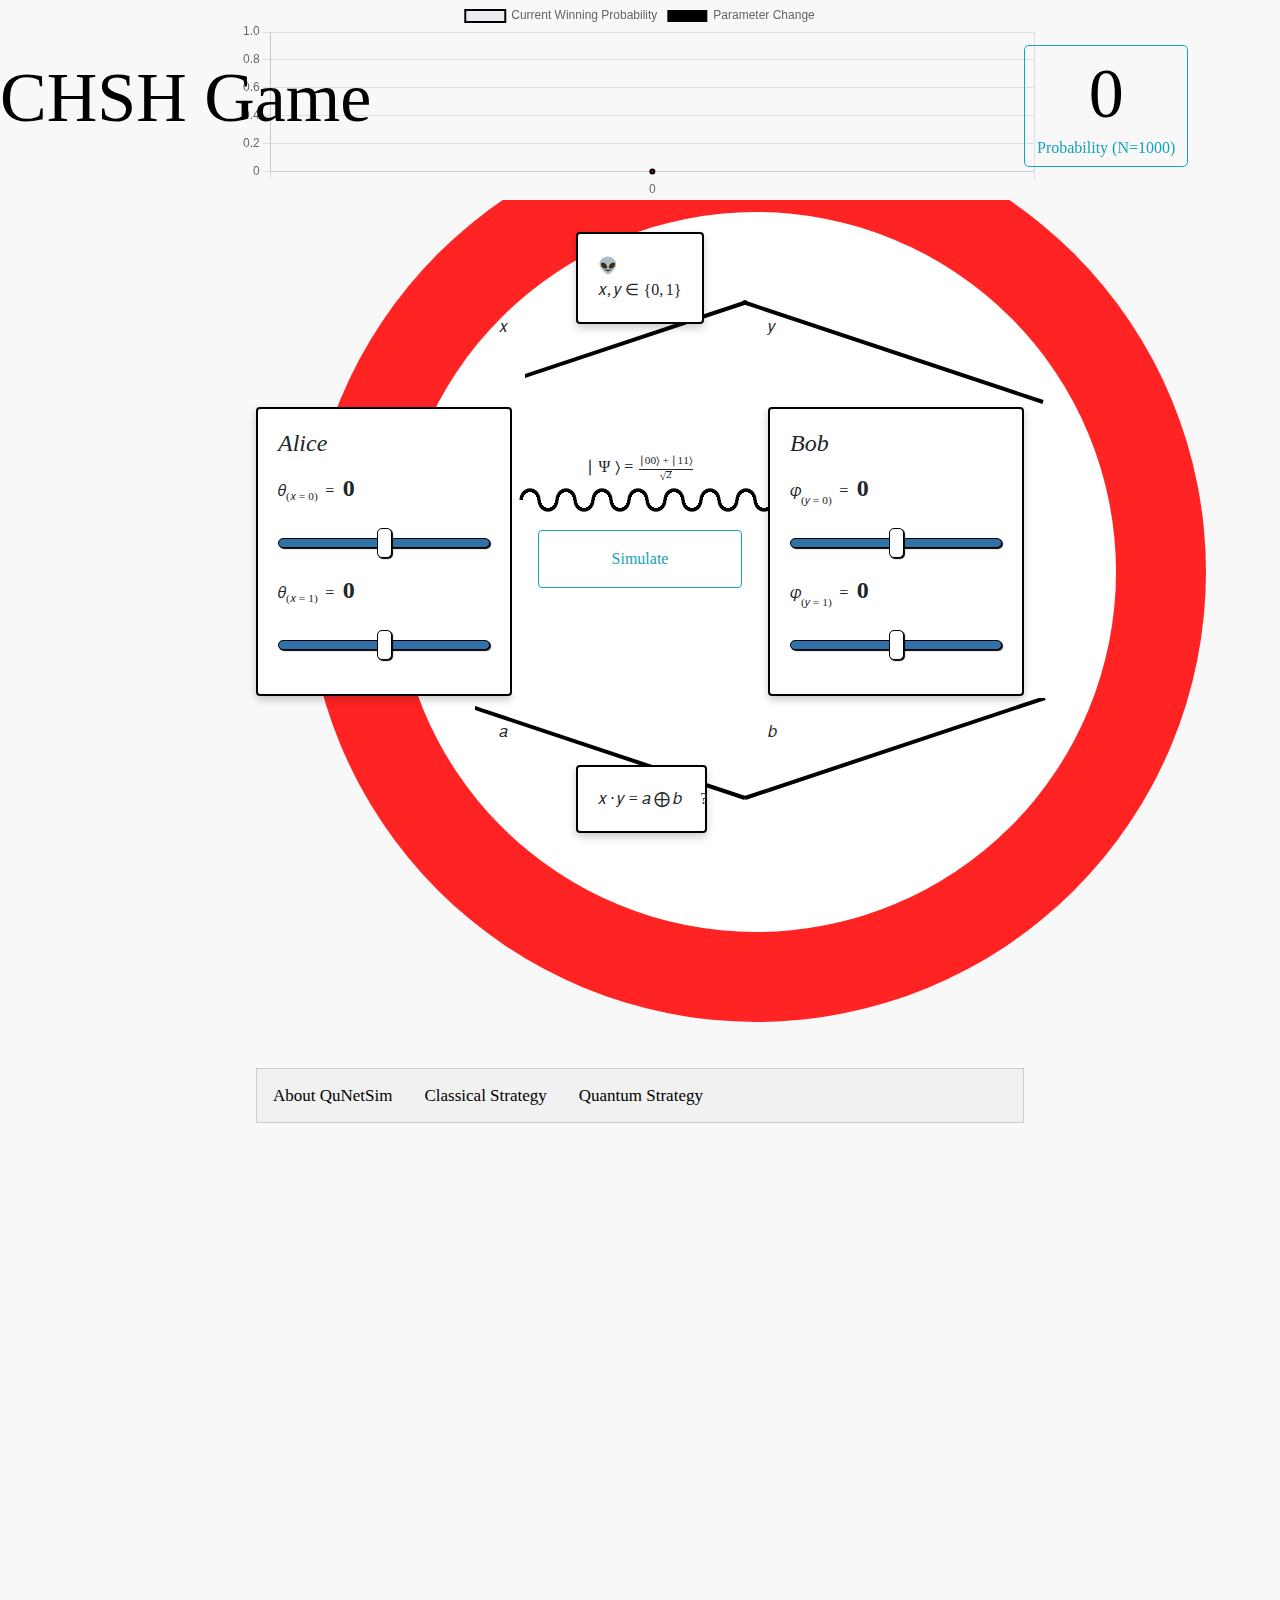
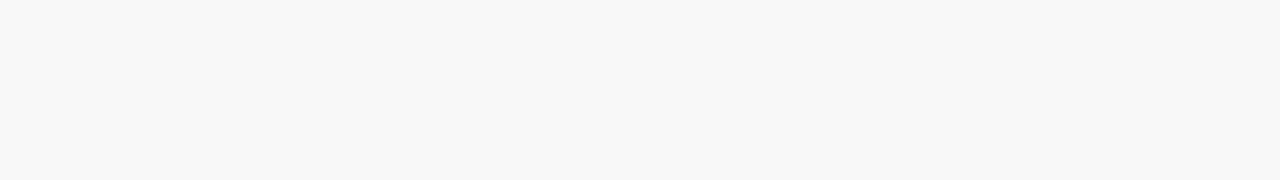
<file: gameInterface.html>
<!DOCTYPE html>
<html>
<head>
    <meta name="viewport" content="width=1000px">
<title>CHSH Game</title>
<script src="static/jQuery.js"></script>
<script src="static/bootstrap/js/bootstrap.bundle.min.js"></script>
<script src="static/chart.js"></script>
<script src="static/LaTeXMathML.js" ></script> 
<script src="https://fred-wang.github.io/mathml.css/mspace.js"></script>
<script>
    (function(){window.addEventListener("load",function(){var a,b;if(document.body.getElementsByTagNameNS("http://www.w3.org/1998/Math/MathML","math")[0]&&(document.body.insertAdjacentHTML("afterbegin","<div style='border: 0; clip: rect(0 0 0 0); height: 1px; margin: -1px; overflow: hidden; padding: 0; position: absolute; width: 1px;'><math xmlns='http://www.w3.org/1998/Math/MathML'><mpadded height='23px' width='77px'></mpadded></math></div>"),b=document.body.firstChild,a=b.firstChild.firstChild.getBoundingClientRect(),
document.body.removeChild(b),1<Math.abs(a.height-23)||1<Math.abs(a.width-77)))a=document.createElement("script"),a.src="https://cdn.mathjax.org/mathjax/latest/MathJax.js?config=MML_HTMLorMML",document.head.appendChild(a)})})();

</script>
<script src="static/quantum.js"></script>

<link href="static/bootstrap/css/bootstrap.min.css" rel="stylesheet">
<link href="static/styles.css" rel = "stylesheet">
    <style>
        body {
          background-color: rgb(248, 248, 248);
          font-family: 'Times New Roman', Times, serif;
        }
        
        h1 {
          color: rgb(0, 0, 0);
          margin-left: 40px;
        } 

        a {
            color: black;
            transition: text-shadow 1s;
        }
        a:hover{
            color:rgb(27, 27, 27); 
            text-shadow: 2px 2px rgb(45, 114, 141) ;
        }

        .card {
            box-shadow: 0 4px 8px 0 rgba(0,0,0,0.2);
            transition: 0.3s;
            border: 2px solid black;
        }

        .card:hover {
            box-shadow: 0 8px 16px 0 rgba(0,0,0,0.2);
        }

        .card-body:hover{
            box-shadow: 0 8px 16px 0 rgba(0,0,0,0.2); 
        }

        .container {
            padding: 2px 16px;
        }

        .parameter {
            font-weight: bold; 
            font-size: 150%
        }

        .simulationButton{
           height: 100px;
           width: 100px;
           border-radius: 100%
        }

        #myProgress {
        width: 100%;
        background-image: white;
        border-radius: 10;
        }

        #myBar {
        width: 1%;
        height: 30px;
        background-image: linear-gradient(to right, #ff0000, #0400ff, green);
        
        }

                /* Circular Progress bar */
        .circular{
        height:1000px;
        width: 1000px;
        position: absolute;
        transform:scale(2);
        }

        .circular .inner{
        position: absolute;
        z-index: 6;
        top: 50%;
        left: 50%;
        height: 800px;
        width: 800px;
        margin: -400px 0 0 -400px;
        background: #ffffff;
        border-radius: 100%;
        }
        .circular .number{
        position: absolute;
        top:50%;
        left:50%;
        transform: translate(-50%, -50%);
        z-index:10;
        font-size:18px;
        font-weight:500;
        color:#000000;
        }
        .circular .bar{
        position: absolute;
        height: 100%;
        width: 100%;
        background: rgb(255, 35, 35);
        -webkit-border-radius: 100%;
        clip: rect(0px, 1000px, 1000px, 500px);
        }
        .circle .bar .progress{
        position: absolute;
        height: 100%;
        width: 100%;
        -webkit-border-radius: 100%;
        clip: rect(0px, 500px, 1000px, 0px);
        background: #0fa7ff;
        }
        .circle .left .progress{
        z-index:1;
        animation: left 0.2s linear both;
        }
        @keyframes left{
        100%{
            transform: rotate(180deg);
        }
        }
        .circle .right {
        transform: rotate(180deg);
        z-index:3;
        
        }
        .circle .right .progress{
        animation: right 0.2s linear both;
        animation-delay:0.2s;
        }
        @keyframes right{
        100%{
            transform: rotate(180deg);
        }
        }

        .tab {
        overflow: hidden;
        border: 1px solid #ccc;
        background-color: #f1f1f1;
        }

        /* Style the buttons inside the tab */
        .tab button {
        background-color: inherit;
        float: left;
        border: none;
        outline: none;
        cursor: pointer;
        padding: 14px 16px;
        transition: 0.3s;
        font-size: 17px;
        }

        /* Change background color of buttons on hover */
        .tab button:hover {
        background-color: #ddd;
        }

        /* Create an active/current tablink class */
        .tab button.active {
        background-color: #ccc;
        }

        /* Style the tab content */
        .tabcontent {
        display: none;
        padding: 6px 12px;
        border: 1px solid #ccc;
        border-top: none;
        }

        .buttonBorder {
        animation: color-change 5s infinite;
        }

        @keyframes color-change {
        0% { color: red; }
        50% { color: blue; }
        100% { color: red; }
        }
                
        </style>

</head>
<body>
    
</head>
<body>
    
    


 


<canvas id="myChart" width="800" height="200" style="margin: 0 auto; z-index: 200; background-color: rgb(248, 248, 248);"></canvas>

<div style=" position:absolute; top: 5%; left:0%">
    <a id="" href="/" style="font-size: 70px; text-decoration: none;">CHSH Game</a>
</div>

<button id="probDisplay"class="btn btn-outline-info"style=" position:absolute; top: 5%; left:80%;  border-radius:5px;">
 <h1 id="probUpdate" style="font-size: 70px; margin:auto">0</h1> Probability (N=1000)
</button>

<div style="position: relative; opacity:0">
    . <h1 ></h1>
</div>

<div >
<!-- Here the two Arrows are drawn -->
<svg height="400" width="100%" style="position: absolute; z-index: -2">
    <symbol id="myPath" viewBox="0 0 100 100">
        <path id="lineCA" d="m -1 10 l 150 50" stroke="black" stroke-width="2" fill="none" />
        <path id="lineCB" d="m 1 10 l -150 50" stroke="black" stroke-width="2" fill="none" />
    </symbol>
    <use xlink:href="#myPath" transform="translate(525, 50) scale(0.5)" />
</svg>

<div style="position:absolute; margin-left:auto; margin-right:auto; left:39%; top:35%; z-index:10">
    $x \qquad \qquad \qquad  \qquad$ $\qquad \qquad \qquad \qquad y$
</div>
<!-- The boxes with the Alien, Alice and Bob are shwon -->
<div class='card' style="margin: auto; width: 10%; height: 10%; margin-bottom: 6.5%" >
    <div class='card-body'>
        👽 $x,y \in \{0,1 \} $
    </div>
</div>


<div class="container-fluid" style="margin: 0 auto ;">
    <div class="row">
        <div class='card' style="margin: 0 ; margin-left:auto; width: 20%" >
            <div class='card-body'>
                <h4 class="card-title" style="font-style: italic;">Alice</h4>
                $\theta_{(x=0)}=$ <label id='t_0_descr' class="parameter">0</label><input type="range" min="-1" max="1" step="0.0625" id="t_0" value="0" oninput="getInTermsOfPi(this.id, this.value)" ><br>
                $\theta_{(x=1)}=$ <label id='t_1_descr' class="parameter">0</label> <input type="range" min="-1" max="1" step="0.0625" id="t_1" value="0" oninput="getInTermsOfPi(this.id, this.value)" >
            </div>
        </div>
        
        <div class='card'  style="margin-left: 20% ; width: 20%; border:0; box-shadow: 0 0 0 ; margin-left: 0%">
            <br><br>
             <a style="margin-left: auto; margin-right:auto"> $| \Psi \rangle = \frac{|00\rangle + |11\rangle}{\sqrt{2}}$ </a>
            <div class="holder" style="width: 100%">
            
                <div class="ellipse"></div>
                <div class="ellipse ellipse2"></div>
            </div>

            <button id="sendParameter" type="button" class="btn btn-outline-info" style="z-index:10; margin-left:auto; margin-right:auto; width: 80%; height:20%">Simulate</button>
        </div>  
       
        <div class='card' style="margin: 0; margin-right:auto; width: 20%">
            <div class='card-body'>
                <h4 class="card-title" style="font-style: italic;">Bob</h4>
                $\phi_{(y=0)}=$ <label id='phi_0_descr' class="parameter">0</label><input type="range" min="-1" max="1" step="0.0625" id="phi_0" value="0" oninput="getInTermsOfPi(this.id, this.value)" ><br>
                $\phi_{(y=1)}=$ <label id='phi_1_descr' class="parameter">0</label> <input type="range" min="-1" max="1" step="0.0625" id="phi_1" value="0" oninput="getInTermsOfPi(this.id, this.value)" >
            </div>
            <!-- <img class="" style="background-color: rgb(243, 243, 243);" src="static/images/measurement.png"  alt="∡"> --> 
        </div>
    </div>  
</div>

<div style="position:absolute; margin-left:auto; margin-right:auto; left:39%; top:80%; z-index:10">
    $a \qquad \qquad \qquad \qquad  $ $\qquad  \qquad \qquad \qquad b$
</div>

<div class='card' style="margin-top: 100; top:85%;  left:45%; width: 10.25%; margin-bottom: 6.5%; position: absolute;" >
    <div class='card-body'>
        $x\cdot y = a \bigoplus b \quad ? $
    </div>
</div>

<!-- Second paths -->
<svg height="400" width="100%" style="position: absolute; z-index: -1; border: 0px solid black ">
    <symbol id="mySecondPath" viewBox="0 0 100 100">
        <path id="lineCA" d="m 25 50 L -125 0 " stroke="black" stroke-width="2" fill="none" />
        <path id="lineCB" d="m 25 50 L 175 0 " stroke="black" stroke-width="2" fill="none" />
    </symbol>
    <use xlink:href="#mySecondPath" transform="translate(475, 2) scale(0.5)" />
</svg>




<br><br><br>
<!-- <div id="myProgress" style="width: 50%; margin:auto">
    <div id="myBar" ></div>
</div> --> 


<!-- $\lim_{x\to\infty} f(x) = k \choose r + \frac ab \sum_{n=1}^\infty a_n + 
\displaystyle{ \left\{ \frac{1}{13} \sum_{n=1}^\infty b_n \right\} }.\$ --> 



<p id="log"></p>

</div>

<div class="circular" style="top:8% ; position:absolute; cursor: pointer; z-index: -10; transform: scale(0.9); bottom:100px;left:20%; right:50%" onclick="circularProgress()" >
    <div class="inner"></div>
    <div class="number">Start</div>
    <div class="circle">
      <div class="bar left">
        <div class="progressPrelim"></div>
      </div>
      <div class="bar right">
        <div class="progressPrelim"></div>
      </div>
    </div>
  </div>
</div>
  <div style="margin-bottom:300px"></div>

  <!-- Here the Info Box for explanation comes in -->
<div style="margin-left:auto; margin-right: auto; width: 60%">
  <div class="tab">
    <button class="tablinks" onclick="openCity(event, 'London')">About QuNetSim</button>
    <button class="tablinks" onclick="openCity(event, 'Paris')">Classical Strategy</button>
    <button class="tablinks" onclick="openCity(event, 'Tokyo')">Quantum Strategy</button>
  </div>
  
  <div id="London" class="tabcontent">
    <h3>QuNetSim</h3>
    <p>
        Each time you press the "Start simulation" button, the simulation of this quantum network including all operations and measurements is run using QuNetSim.
        QuNetSim is a Python software framework developed by researchers at Technical University of Munich that can be used to simulate quantum networks. 
        The goal of QuNetSim is to make it easier to investigate and test quantum networking protocols over various quantum network configurations and parameters. 
        Learn more about QuNetSim here: 
        <a href="https://arxiv.org/abs/2003.06397">QuNetSim: A Software Framework for Quantum Networks</a></p>
  </div>
  
  <div id="Paris" class="tabcontent">
    <h3>Best Classical Strategy</h3>
    <p>The classical strategy with highest winning probability is given by Alice and Bob setting $(a,b)= (0,0)$ independent of the input $(x,y)$. Doing this, they reach a winning probability of $75%$.
        $
            P(win) = P(a=0, b=0,x=0, y=0)+ P(a=0, b=0,x=1, y=0) +P(a=0, b=0,x=0, y=1) $
            $= 1/4 + 1/4 + 1/4 = 3/4 
        $</p> 
  </div>
  
  <div id="Tokyo" class="tabcontent">
    <h3>Calculations for the quantum winning probability</h3>
    <p>$
        P(win)= &\sum_{i,j \in \{0,1\}}P(x=i, y=j) P(win|x=i, y=j)
        = $
        $ \sum_{i,j \in \{0,1\}}\frac{1}{4} P(win|x=i, y=j)
        = $ $\frac{1}{4} (P(a=0, b=0|x=0, y=0)+ P(a=1, b=1|x=0, y=0)
        + P(a=0, b=0|x=1, y=0) +P(a=0, b=0|x=0, y=1) $ $
        + P(a=1, b=1|x=1, y=0)+ P(a=1, b=1|x=0, y=0) 
        + P(a=0, b=1|x=1, y=1)+ P(a=1, b=0|x=1, y=1)).
    $ <br> <br>
    Alice and Bob's probability to measure $(a,b)$ after applying the rotation $R_Y$ with angles $\theta_x, \phi_y$ based on their inputs $(x,y)$ is given by
    $
        P(a,b|x,y)= \langle \psi | (R_Y(\theta_x)\otimes R_Y(\tau_y))(P_a\otimes P_b)(R_Y(\theta_x)\otimes R_Y(\phi_y)))| \psi \rangle \\
        = \frac{1}{2} |(R_Y(\theta_x)\cdot R_Y(\phi_y)^{-1})_{a,b}|^2
    $
    where $P_a= \langle a | a \rangle $, $P_b= \langle b | b \rangle $.
    The goal of this game is to find $\theta_x, \phi_y$ such that $P(win)$ is maximized.</p>
  </div>
</div>

<div style="margin-bottom: 500px"></div>

<canvas id="secondChart"></canvas>
<script>


parameterHistory = [$("#t_0").val() + $("#t_1").val() + $("#phi_0").val() + $("#phi_1").val()]
var ctx = document.getElementById('myChart').getContext('2d');
pointBackgroundColors = ["#ff0000"]
pointRadii = [2]
stateChanged = [0]
var myChart = new Chart(ctx, {
    
    data: {
        labels: [0],
        datasets: [{
            type: 'line',
            label: 'Current Winning Probability',
            fill: true,
            data: [0],
            borderWidth: 2,
            borderColor: 'rgb(0, 0, 0)',
            backgroundColor: "rgba(25, 10, 103, 0.05)",
            pointBackgroundColor: pointBackgroundColors,
            pointRadius: pointRadii,
            tension: 0.1
        },
        {
            type: 'bar',
            label: 'Parameter Change',
            data: stateChanged,
            barPercentage: 0.5,
            barThickness: 2,
            maxBarThickness: 8,
            borderColor: 'rgb(0,0,0,1)',
            backgroundColor:  'rgb(0,0,0,1)'
            
        }]
            
    },
    options: {
        scales: {
            y: {
                beginAtZero: true,
                max: 1
            },
        },
        maintainAspectRatio: false,
        responsive: false 
        
    }
});


function addData(chart, label, data) {
    chart.data.labels.push(label);
    chart.data.datasets.forEach((dataset) => {
        dataset.data.push(data);
    });
    chart.update();
}

function colorUpdate(myChart){
   stateVar = $("#t_0").val() + $("#t_1").val() + $("#phi_0").val() + $("#phi_1").val()
   stateChanged.pop()
    if (stateVar != parameterHistory.at(-1)) {
        pointBackgroundColors.push("#00ff00");
        pointRadii.push(5)
        parameterHistory.push(stateVar)
        stateChanged.push(1)
    } else {
        pointBackgroundColors.push("#ff0000");
        pointRadii.push(2)
        stateChanged.push(0)
    }
    myChart.update();
}


var n = 1

function getProbabilities() {
   /* $.ajax({
        data: {"t_0": $("#t_0").val() , "t_1": $("#t_1").val(), "phi_0": $("#phi_0").val(), "phi_1":$("#phi_1").val() },
        async: true, 
        success: function(response){
            $("#probUpdate").html(response['prob'])
            addData(myChart, n, response['prob']);
            colorUpdate(myChart)
            n += 1; 
            $("#sendParameter").html("Start Simulation")
            $("#sendParameter").removeClass("btn-danger")
            $("#sendParameter").addClass("btn-outline-info")

            $("#probDisplay").removeClass("btn btn-outline-danger")
            $("#probDisplay").addClass("btn btn-outline-info")
            }
        }) */ 
    data = {"t_0": $("#t_0").val() , "t_1": $("#t_1").val(), "phi_0": $("#phi_0").val(), "phi_1":$("#phi_1").val() }
    p = nGames( data['t_0'], data['t_1'], data['phi_0'], data['phi_1'], 1000)
    
    $("#probUpdate").html(p)
    addData(myChart, n, p);
    colorUpdate(myChart)
    n += 1; 
    $("#sendParameter").html("Simulate")
    $("#sendParameter").removeClass("btn-danger")
    $("#sendParameter").addClass("btn-outline-info")

    console.log("trying to remove ")
    $("#probDisplay").removeClass("btn btn-outline-danger")
    $("#probDisplay").addClass("btn btn-outline-info")
}


$("#sendParameter").click(function(){
    
    $("#sendParameter").html("Loading ... ")
    $("#sendParameter").removeClass("btn-outline-info")
    $("#probDisplay").removeClass("btn-outline-info")
    $("#sendParameter").addClass("btn btn-danger")
    $("#probDisplay").addClass("btn btn-outline-danger") 
    
    circularProgress()
})

$(document).keyup(function(event) {
    if (event.which === 13) {
       $("#sendParameter").click()
    }
});

function gcd(a, b) {
  if (b < 0.0000001) return a;                // Since there is a limited precision we need to limit the value.
  return gcd(b, Math.floor(a % b));           // Discard any fractions due to limitations in precision.
};


function getInTermsOfPi(targetDiv, d){
    if(d==0 | d==1 | d==-1){
        $("#"+targetDiv+"_descr").html(d+ "&pi;")
        return 
    }
    len = d.toString().length - 2
    sign = Math.sign(d)
    d *= sign
    denominator = Math.pow(10, len);
    numerator = d * denominator;

    divisor = gcd(numerator, denominator);    
    numerator /= sign*divisor;                     
    denominator /= divisor;                       

    $("#"+targetDiv+"_descr").html(Math.floor(numerator) + '/' + Math.floor(denominator)+ "&pi;")
}

function wait(ms) {
        return new Promise(resolve => setTimeout(resolve, ms));
 }

 //Logic for Progress Bar 
var i = 0;

function move() {
    var elem = document.getElementById("myBar"); 
    var width = 10;
    var id = setInterval(frame, 25);
    function frame() {
        if (width >= 100) {
            clearInterval(id);
        } else {
            width++; 
            elem.style.width = width + '%'; 
            
        }
    }
}

function circularProgress(){
    getProbabilities()
    $(".inner").css("background-color", "white")
    counter = 0 
    $(".progressPrelim").removeClass("progress")
    progress = setInterval( function() {
        $(".progressPrelim").addClass("progress")
        if(counter >= 100 ){
            $(".inner").css("background-color", "#ffffff")
            $(".number").html("Start")
            clearInterval(progress);
        }else{
            counter+=1;
            $(".number").html(counter + "%")
        }
        }, 1);
    
    $("#sendParameter").html("Simulate")
    $("#sendParameter").removeClass("btn-danger")
    $("#sendParameter").addClass("btn-outline-info")
    $("#probDisplay").removeClass("btn btn-outline-danger")
    $("#probDisplay").addClass("btn btn-outline-info")
    
}

function openCity(evt, cityName) {
  var i, tabcontent, tablinks;
  tabcontent = document.getElementsByClassName("tabcontent");
  for (i = 0; i < tabcontent.length; i++) {
    tabcontent[i].style.display = "none";
  }
  tablinks = document.getElementsByClassName("tablinks");
  for (i = 0; i < tablinks.length; i++) {
    tablinks[i].className = tablinks[i].className.replace(" active", "");
  }
  document.getElementById(cityName).style.display = "block";
  evt.currentTarget.className += " active";
}


 
</script>
</body>


</html>
</file>
<file: static/styles.css>
.holder {
    /* Clip edges, as some of the lines don't terminate nicely. */
    overflow: hidden;
    position: relative;
    width: 100%;
    height: 50px;
  }
  
  .ellipse {
    position: absolute;
    background: radial-gradient(ellipse, transparent, transparent 7px, black 7px, black 10px, transparent 11px);
    background-size: 36px 40px;
    width: 100%;
    height: 20px;
  }
  
  .ellipse2 {
    top: 20px;
    left: 18px;
    background-position: 0px -20px;
  }

/* Range Style for input */

input[type=range] {
  height: 38px;
  -webkit-appearance: none;
  margin: 10px 0;
  width: 100%;
}
input[type=range]:focus {
  outline: none;
}
input[type=range]::-webkit-slider-runnable-track {
  width: 100%;
  height: 10px;
  cursor: pointer;
  animate: 0.2s;
  box-shadow: 1px 1px 1px #000000;
  background: #3071A9;
  border-radius: 5px;
  border: 1px solid #000000;
}
input[type=range]::-webkit-slider-thumb {
  box-shadow: 1px 1px 1px #000000;
  border: 1px solid #000000;
  height: 30px;
  width: 15px;
  border-radius: 5px;
  background: #FFFFFF;
  cursor: pointer;
  -webkit-appearance: none;
  margin-top: -11px;
}
input[type=range]:focus::-webkit-slider-runnable-track {
  background: #3071A9;
}
input[type=range]::-moz-range-track {
  width: 100%;
  height: 10px;
  cursor: pointer;
  animate: 0.2s;
  box-shadow: 1px 1px 1px #000000;
  background: #3071A9;
  border-radius: 5px;
  border: 1px solid #000000;
}
input[type=range]::-moz-range-thumb {
  box-shadow: 1px 1px 1px #000000;
  border: 1px solid #000000;
  height: 30px;
  width: 15px;
  border-radius: 5px;
  background: #FFFFFF;
  cursor: pointer;
}
input[type=range]::-ms-track {
  width: 100%;
  height: 10px;
  cursor: pointer;
  animate: 0.2s;
  background: transparent;
  border-color: transparent;
  color: transparent;
}
input[type=range]::-ms-fill-lower {
  background: #3071A9;
  border: 1px solid #000000;
  border-radius: 10px;
  box-shadow: 1px 1px 1px #000000;
}
input[type=range]::-ms-fill-upper {
  background: #3071A9;
  border: 1px solid #000000;
  border-radius: 10px;
  box-shadow: 1px 1px 1px #000000;
}
input[type=range]::-ms-thumb {
  margin-top: 1px;
  box-shadow: 1px 1px 1px #000000;
  border: 1px solid #000000;
  height: 30px;
  width: 15px;
  border-radius: 5px;
  background: #FFFFFF;
  cursor: pointer;
}
input[type=range]:focus::-ms-fill-lower {
  background: #a93030;
}
input[type=range]:focus::-ms-fill-upper {
  background: #a93030;
}

/* Style the tab */
.tab {
  overflow: hidden;
  border: 1px solid #ccc;
  background-color: #f1f1f1;
}

/* Style the buttons inside the tab */
.tab button {
  background-color: inherit;
  float: left;
  border: none;
  outline: none;
  cursor: pointer;
  padding: 14px 16px;
  transition: 0.3s;
  font-size: 17px;
}

/* Change background color of buttons on hover */
.tab button:hover {
  background-color: #ddd;
}

/* Create an active/current tablink class */
.tab button.active {
  background-color: #ccc;
}

/* Style the tab content */
.tabcontent {
  display: none;
  padding: 6px 12px;
  border: 1px solid #ccc;
  border-top: none;
}
</file>
